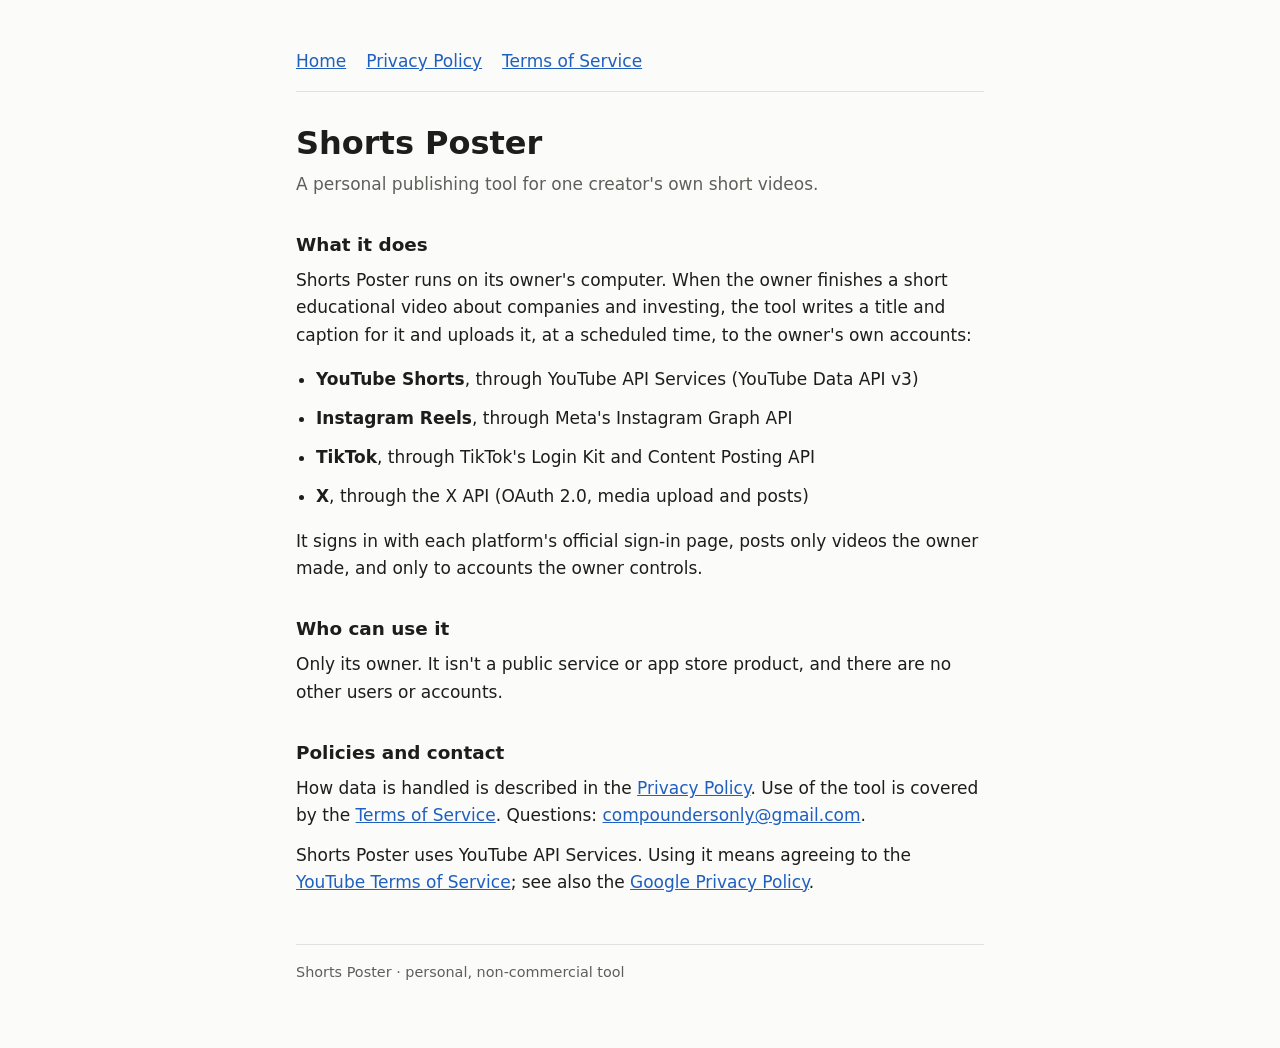
<file: index.html>
<!doctype html>
<html lang="en">
<head>
<meta charset="utf-8">
<meta name="viewport" content="width=device-width, initial-scale=1">
<title>Shorts Poster</title>
<meta name="description" content="A personal tool that posts its owner's own short videos to their YouTube, Instagram, TikTok and X accounts.">
<link rel="stylesheet" href="style.css">
</head>
<body>
<main>
  <nav><a href="./">Home</a><a href="privacy.html">Privacy Policy</a><a href="terms.html">Terms of Service</a></nav>

  <h1>Shorts Poster</h1>
  <p class="muted">A personal publishing tool for one creator's own short videos.</p>

  <h2>What it does</h2>
  <p>Shorts Poster runs on its owner's computer. When the owner finishes a short educational video about
     companies and investing, the tool writes a title and caption for it and uploads it, at a scheduled
     time, to the owner's own accounts:</p>
  <ul>
    <li><strong>YouTube Shorts</strong>, through YouTube API Services (YouTube Data API v3)</li>
    <li><strong>Instagram Reels</strong>, through Meta's Instagram Graph API</li>
    <li><strong>TikTok</strong>, through TikTok's Login Kit and Content Posting API</li>
    <li><strong>X</strong>, through the X API (OAuth 2.0, media upload and posts)</li>
  </ul>
  <p>It signs in with each platform's official sign-in page, posts only videos the owner made, and only to
     accounts the owner controls.</p>

  <h2>Who can use it</h2>
  <p>Only its owner. It isn't a public service or app store product, and there are no other users or accounts.</p>

  <h2>Policies and contact</h2>
  <p>How data is handled is described in the <a href="privacy.html">Privacy Policy</a>. Use of the tool is
     covered by the <a href="terms.html">Terms of Service</a>. Questions: <a href="mailto:compoundersonly@gmail.com">compoundersonly@gmail.com</a>.</p>
  <p>Shorts Poster uses YouTube API Services. Using it means agreeing to the
     <a href="https://www.youtube.com/t/terms">YouTube Terms of Service</a>; see also the
     <a href="https://policies.google.com/privacy">Google Privacy Policy</a>.</p>

  <footer>Shorts Poster · personal, non-commercial tool</footer>
</main>
</body>
</html>
</file>
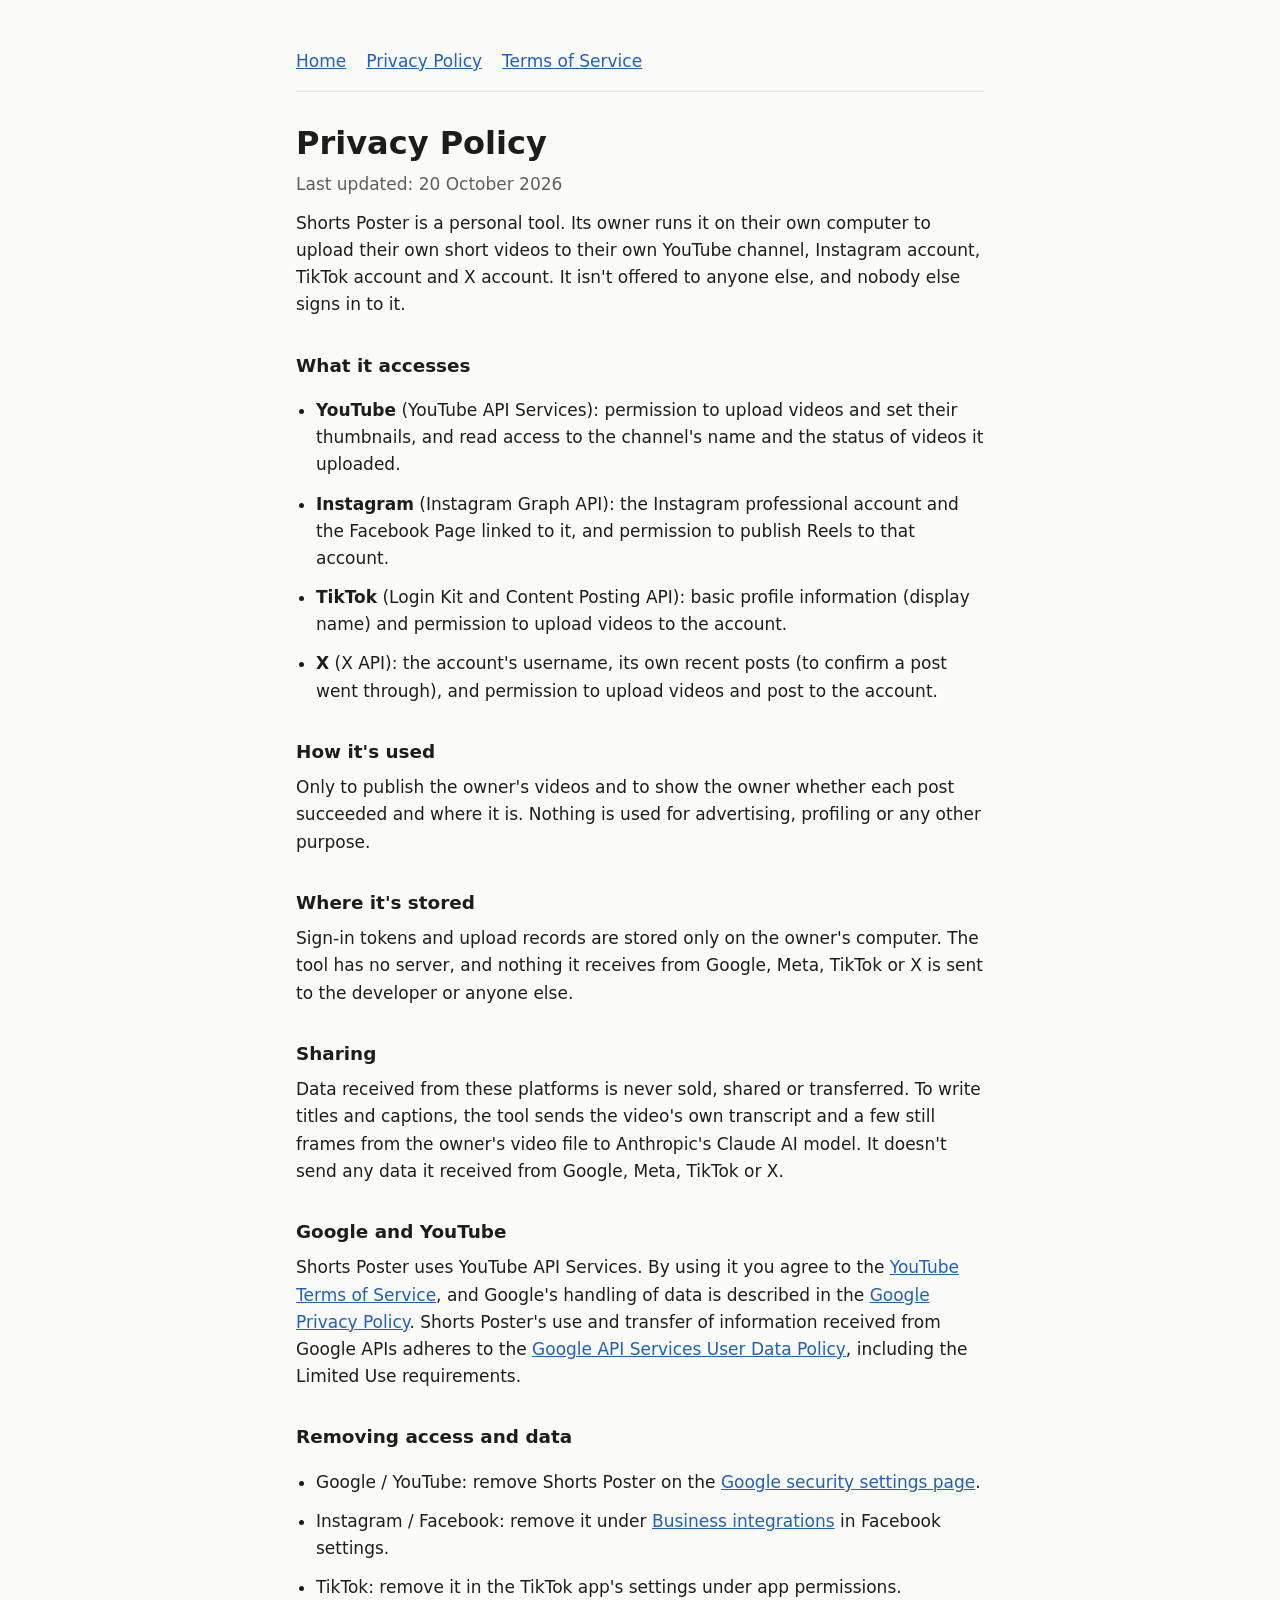
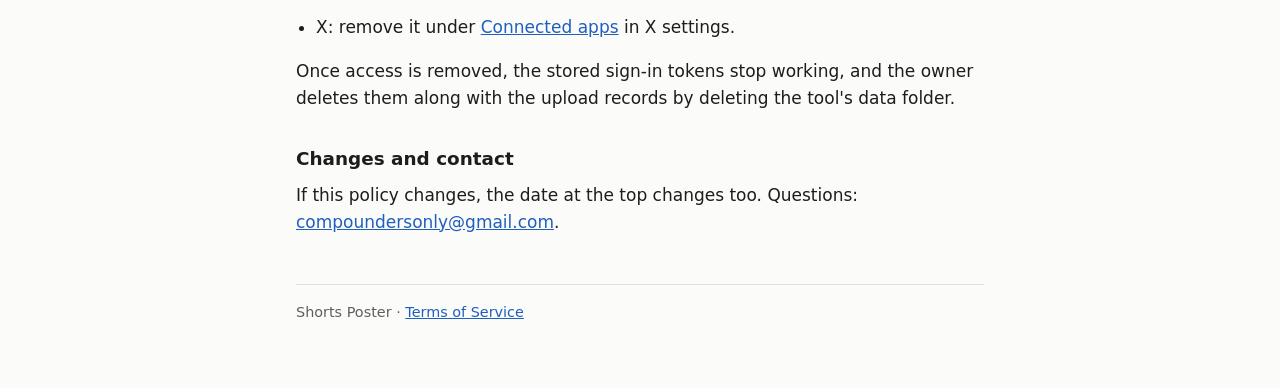
<file: privacy.html>
<!doctype html>
<html lang="en">
<head>
<meta charset="utf-8">
<meta name="viewport" content="width=device-width, initial-scale=1">
<title>Privacy Policy · Shorts Poster</title>
<link rel="stylesheet" href="style.css">
</head>
<body>
<main>
  <nav><a href="./">Home</a><a href="privacy.html">Privacy Policy</a><a href="terms.html">Terms of Service</a></nav>

  <h1>Privacy Policy</h1>
  <p class="muted">Last updated: 20 October 2026</p>

  <p>Shorts Poster is a personal tool. Its owner runs it on their own computer to upload their own short
     videos to their own YouTube channel, Instagram account, TikTok account and X account. It isn't offered to anyone
     else, and nobody else signs in to it.</p>

  <h2>What it accesses</h2>
  <ul>
    <li><strong>YouTube</strong> (YouTube API Services): permission to upload videos and set their
        thumbnails, and read access to the channel's name and the status of videos it uploaded.</li>
    <li><strong>Instagram</strong> (Instagram Graph API): the Instagram professional account and the
        Facebook Page linked to it, and permission to publish Reels to that account.</li>
    <li><strong>TikTok</strong> (Login Kit and Content Posting API): basic profile information (display
        name) and permission to upload videos to the account.</li>
    <li><strong>X</strong> (X API): the account's username, its own recent posts (to confirm a post went
        through), and permission to upload videos and post to the account.</li>
  </ul>

  <h2>How it's used</h2>
  <p>Only to publish the owner's videos and to show the owner whether each post succeeded and where it is.
     Nothing is used for advertising, profiling or any other purpose.</p>

  <h2>Where it's stored</h2>
  <p>Sign-in tokens and upload records are stored only on the owner's computer. The tool has no server, and
     nothing it receives from Google, Meta, TikTok or X is sent to the developer or anyone else.</p>

  <h2>Sharing</h2>
  <p>Data received from these platforms is never sold, shared or transferred. To write titles and captions,
     the tool sends the video's own transcript and a few still frames from the owner's video file to
     Anthropic's Claude AI model. It doesn't send any data it received from Google, Meta, TikTok or X.</p>

  <h2>Google and YouTube</h2>
  <p>Shorts Poster uses YouTube API Services. By using it you agree to the
     <a href="https://www.youtube.com/t/terms">YouTube Terms of Service</a>, and Google's handling of data is
     described in the <a href="https://policies.google.com/privacy">Google Privacy Policy</a>.
     Shorts Poster's use and transfer of information received from Google APIs adheres to the
     <a href="https://developers.google.com/terms/api-services-user-data-policy">Google API Services User Data
     Policy</a>, including the Limited Use requirements.</p>

  <h2>Removing access and data</h2>
  <ul>
    <li>Google / YouTube: remove Shorts Poster on the
        <a href="https://security.google.com/settings/security/permissions">Google security settings page</a>.</li>
    <li>Instagram / Facebook: remove it under
        <a href="https://www.facebook.com/settings?tab=business_tools">Business integrations</a> in Facebook settings.</li>
    <li>TikTok: remove it in the TikTok app's settings under app permissions.</li>
    <li>X: remove it under <a href="https://x.com/settings/connected_apps">Connected apps</a> in X settings.</li>
  </ul>
  <p>Once access is removed, the stored sign-in tokens stop working, and the owner deletes them along with
     the upload records by deleting the tool's data folder.</p>

  <h2>Changes and contact</h2>
  <p>If this policy changes, the date at the top changes too. Questions:
     <a href="mailto:compoundersonly@gmail.com">compoundersonly@gmail.com</a>.</p>

  <footer>Shorts Poster · <a href="terms.html">Terms of Service</a></footer>
</main>
</body>
</html>
</file>
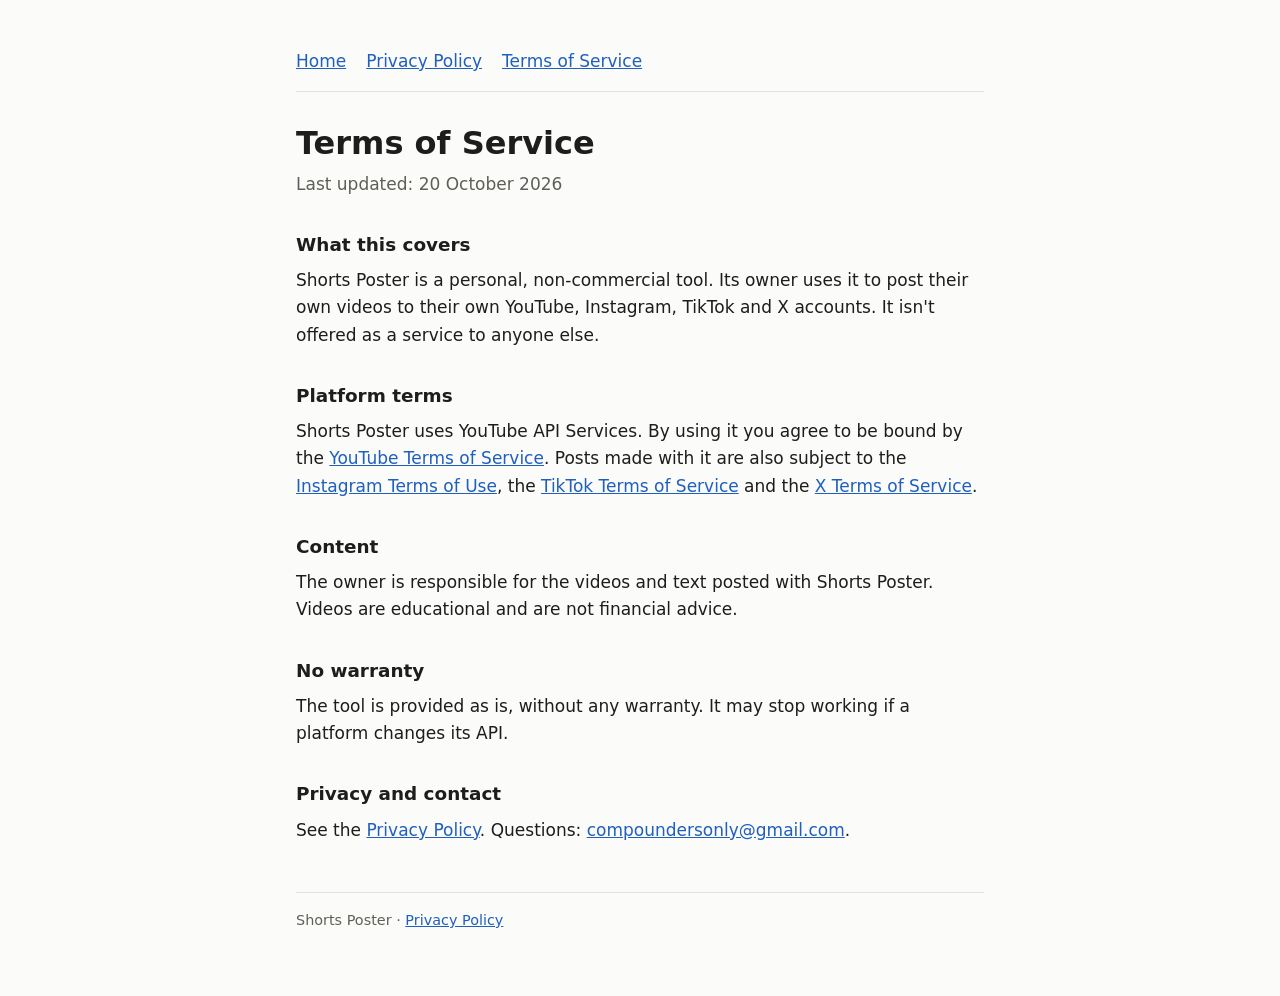
<file: terms.html>
<!doctype html>
<html lang="en">
<head>
<meta charset="utf-8">
<meta name="viewport" content="width=device-width, initial-scale=1">
<title>Terms of Service · Shorts Poster</title>
<link rel="stylesheet" href="style.css">
</head>
<body>
<main>
  <nav><a href="./">Home</a><a href="privacy.html">Privacy Policy</a><a href="terms.html">Terms of Service</a></nav>

  <h1>Terms of Service</h1>
  <p class="muted">Last updated: 20 October 2026</p>

  <h2>What this covers</h2>
  <p>Shorts Poster is a personal, non-commercial tool. Its owner uses it to post their own videos to their own
     YouTube, Instagram, TikTok and X accounts. It isn't offered as a service to anyone else.</p>

  <h2>Platform terms</h2>
  <p>Shorts Poster uses YouTube API Services. By using it you agree to be bound by the
     <a href="https://www.youtube.com/t/terms">YouTube Terms of Service</a>. Posts made with it are also subject
     to the <a href="https://help.instagram.com/581066165581870">Instagram Terms of Use</a>, the
     <a href="https://www.tiktok.com/legal/terms-of-service">TikTok Terms of Service</a> and the
     <a href="https://x.com/tos">X Terms of Service</a>.</p>

  <h2>Content</h2>
  <p>The owner is responsible for the videos and text posted with Shorts Poster. Videos are educational and
     are not financial advice.</p>

  <h2>No warranty</h2>
  <p>The tool is provided as is, without any warranty. It may stop working if a platform changes its API.</p>

  <h2>Privacy and contact</h2>
  <p>See the <a href="privacy.html">Privacy Policy</a>. Questions:
     <a href="mailto:compoundersonly@gmail.com">compoundersonly@gmail.com</a>.</p>

  <footer>Shorts Poster · <a href="privacy.html">Privacy Policy</a></footer>
</main>
</body>
</html>
</file>
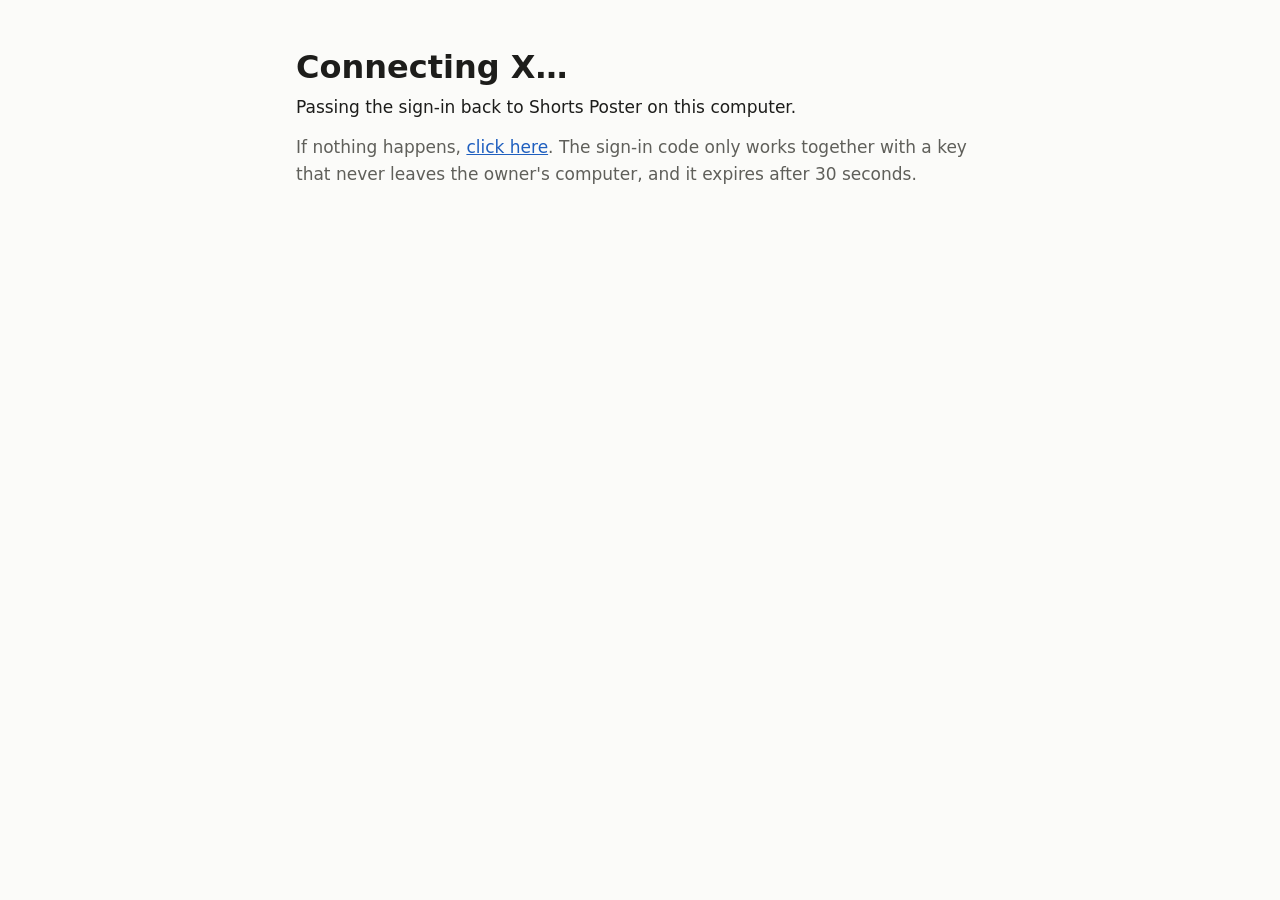
<file: x-callback.html>
<!doctype html>
<html lang="en">
<head>
<meta charset="utf-8">
<meta name="viewport" content="width=device-width, initial-scale=1">
<meta name="referrer" content="no-referrer">
<meta name="robots" content="noindex">
<title>Connecting X · Shorts Poster</title>
<link rel="stylesheet" href="style.css">
</head>
<body>
<main>
  <h1>Connecting X…</h1>
  <p>Passing the sign-in back to Shorts Poster on this computer.</p>
  <p class="muted">If nothing happens, <a id="go" href="#">click here</a>. The sign-in code only works together with
     a key that never leaves the owner's computer, and it expires after 30 seconds.</p>
</main>
<script>
  // X only accepts an https callback, so it lands here and goes straight on to `publish auth x` on this PC.
  const target = "http://127.0.0.1:8768/callback/" + location.search;
  document.getElementById("go").href = target;
  if (location.search) location.replace(target);
</script>
</body>
</html>
</file>
<file: style.css>
:root {
  --bg: #fbfbf9;
  --text: #1d1d1b;
  --muted: #5f5f5a;
  --line: #e2e1dc;
  --link: #1f5fbf;
}
@media (prefers-color-scheme: dark) {
  :root {
    --bg: #161615;
    --text: #ecebe6;
    --muted: #a3a29c;
    --line: #2f2f2c;
    --link: #8ab4f8;
  }
}
* { box-sizing: border-box; }
body {
  margin: 0;
  background: var(--bg);
  color: var(--text);
  font: 17px/1.6 system-ui, -apple-system, "Segoe UI", Roboto, sans-serif;
}
main { max-width: 720px; margin: 0 auto; padding: 48px 16px 64px; }
h1 { font-size: 2rem; line-height: 1.2; margin: 0 0 8px; }
h2 { font-size: 1.15rem; margin: 32px 0 8px; }
p, li { margin: 0 0 12px; }
ul { padding-left: 1.25rem; }
a { color: var(--link); }
.muted { color: var(--muted); }
nav { display: flex; gap: 20px; flex-wrap: wrap; padding-bottom: 16px; margin-bottom: 32px; border-bottom: 1px solid var(--line); }
footer { margin-top: 48px; padding-top: 16px; border-top: 1px solid var(--line); color: var(--muted); font-size: 0.9rem; }
</file>
